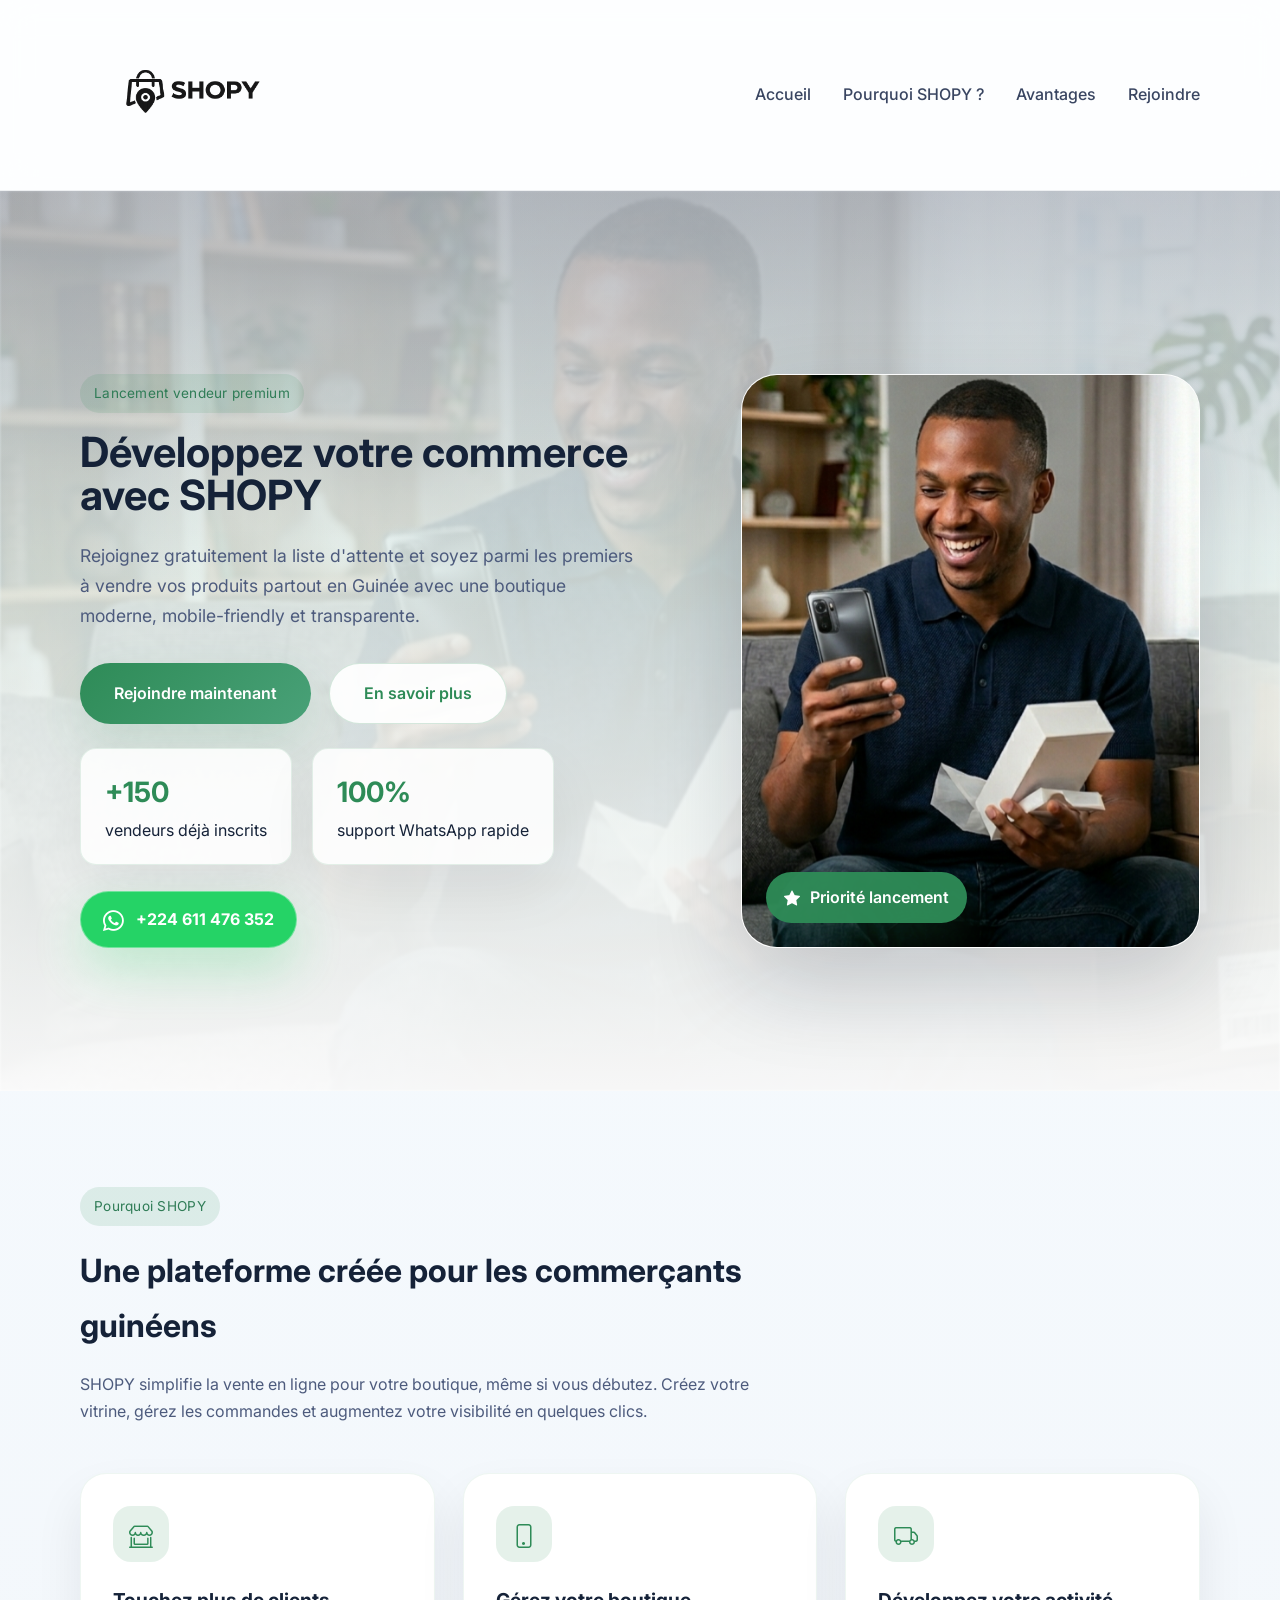
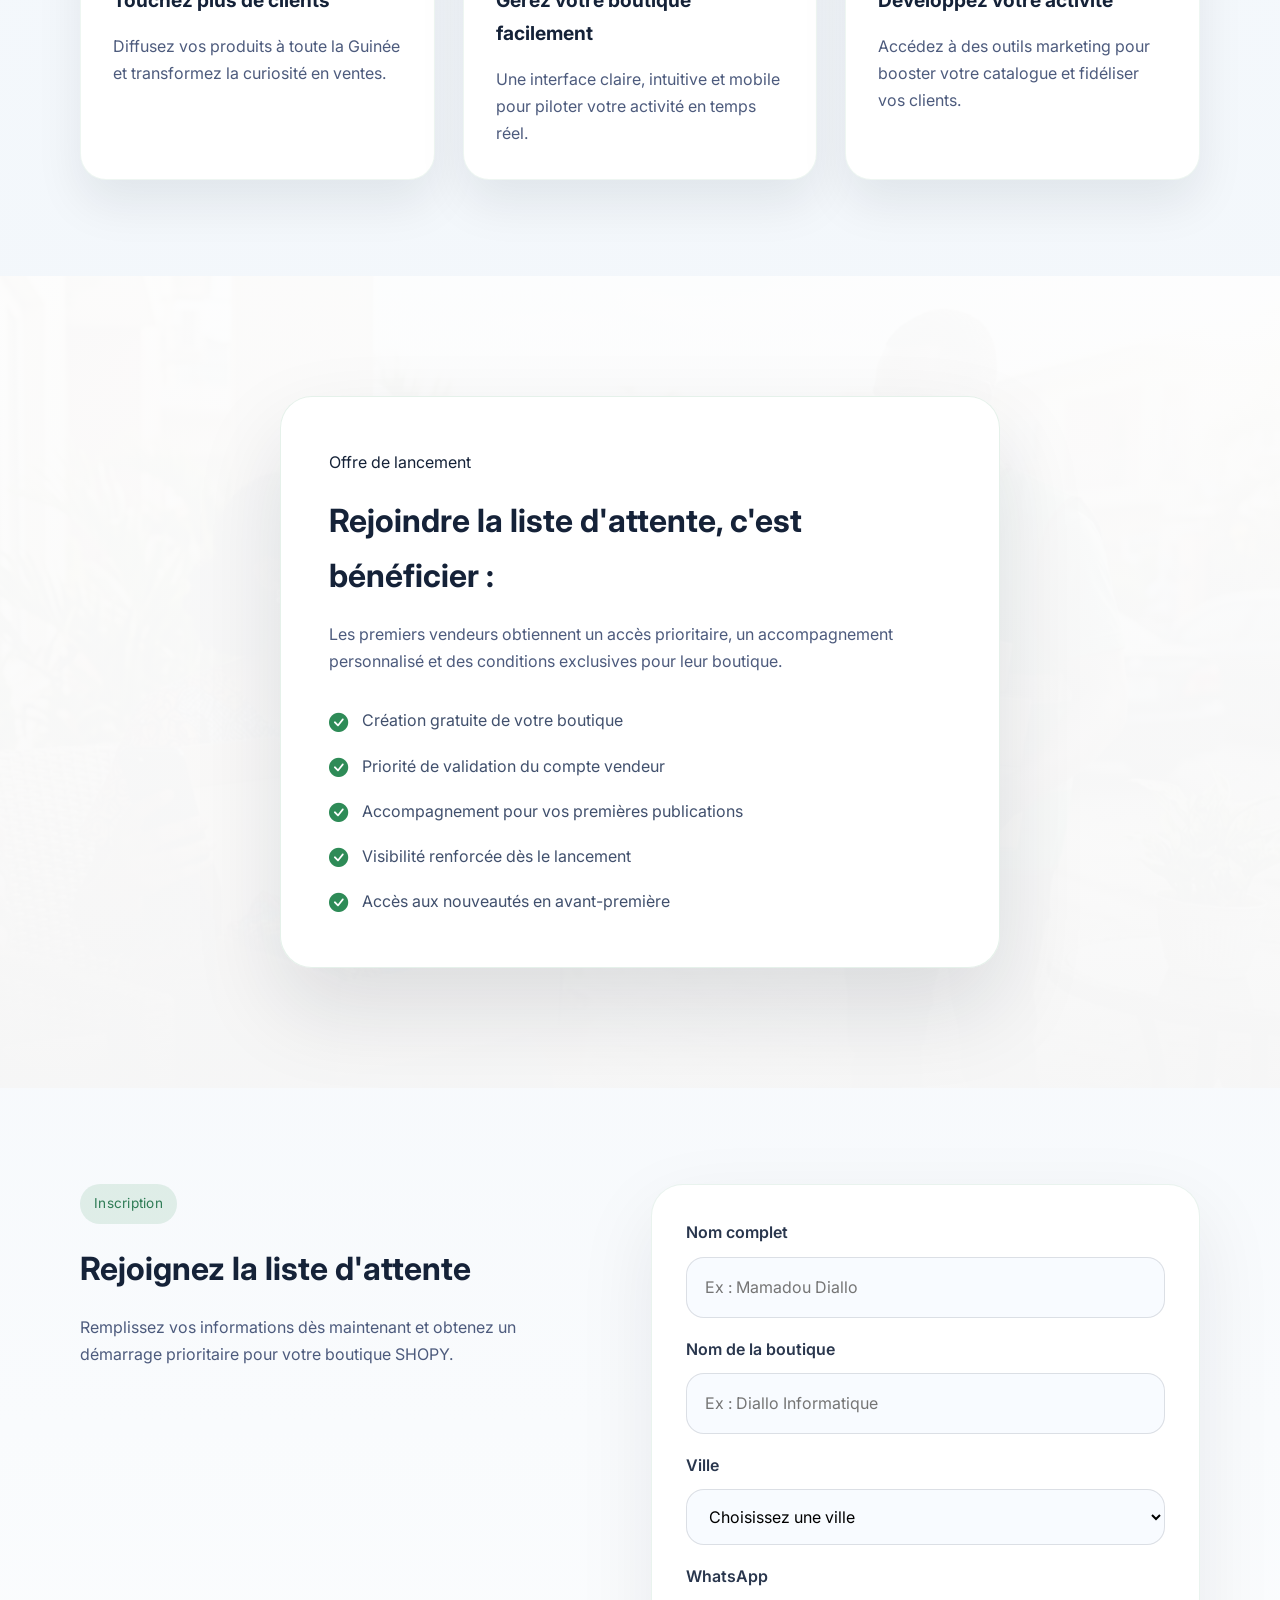
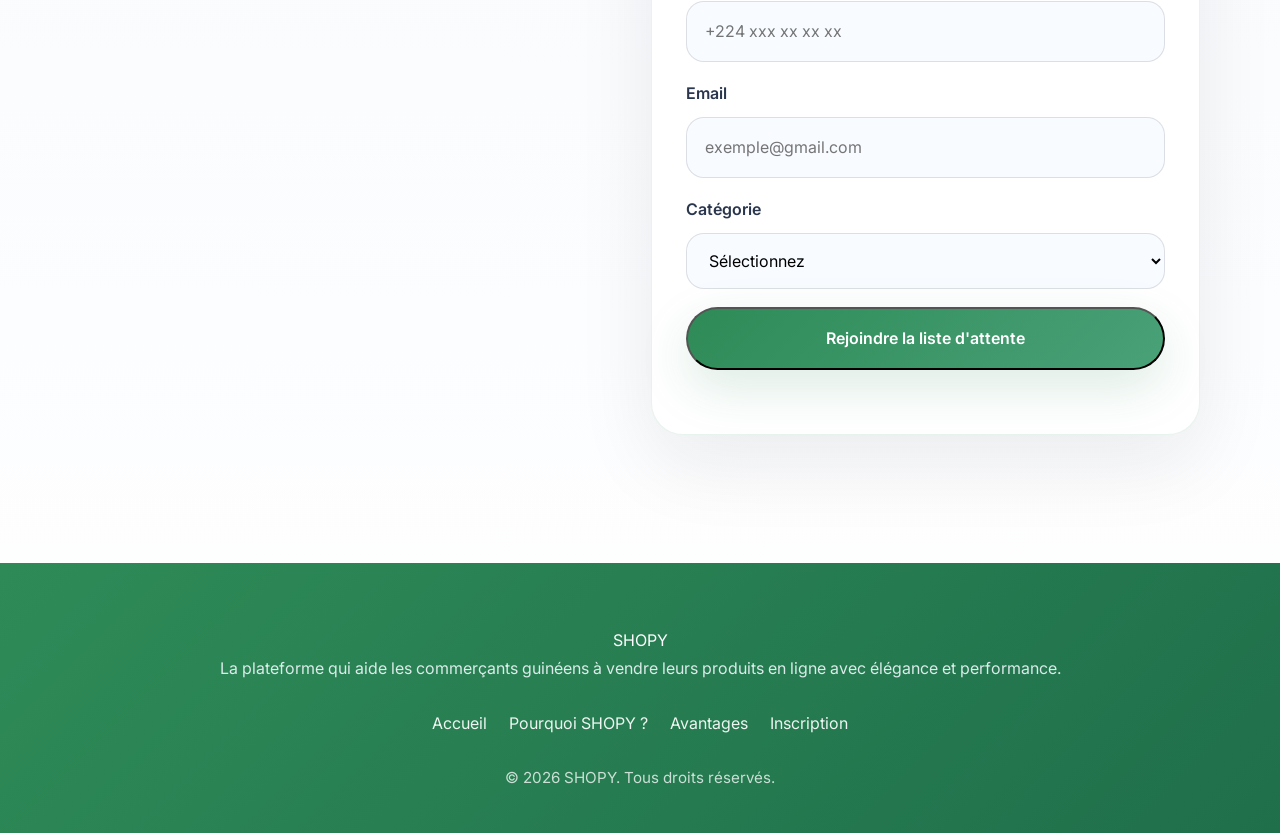
<file: index.html>
<!DOCTYPE html>
<html lang="fr">
<head>
    <meta charset="UTF-8">
    <meta name="viewport" content="width=device-width, initial-scale=1.0">
    <title>SHOPY - Liste d'attente des vendeurs</title>

    <!-- Google Fonts -->
    <link rel="preconnect" href="https://fonts.googleapis.com">
    <link rel="preconnect" href="https://fonts.gstatic.com" crossorigin>
    <link href="https://fonts.googleapis.com/css2?family=Inter:wght@400;500;600;700;800&display=swap" rel="stylesheet">

    <!-- Bootstrap Icons -->
    <link rel="stylesheet" href="https://cdn.jsdelivr.net/npm/bootstrap-icons@1.13.1/font/bootstrap-icons.min.css" crossorigin="anonymous">

    <!-- CSS -->
    <link rel="stylesheet" href="style.css">
</head>
<body>

    <header class="site-header">
        <div class="container header-inner">
            <a href="#hero" class="brand">
                <img src="images/logo2.png" alt="SHOPY logo" class="brand-logo">
            </a>

            <nav class="nav-links" id="navLinks">
                <a href="#hero">Accueil</a>
                <a href="#about">Pourquoi SHOPY ?</a>
                <a href="#benefits">Avantages</a>
                <a href="#join">Rejoindre</a>
            </nav>

            <button class="menu-toggle" id="menuToggle" aria-label="Ouvrir le menu">
                <i class="bi bi-list"></i>
            </button>
        </div>
    </header>

    <main>
        <section id="hero" class="hero section-hero">
            <div class="hero-overlay"></div>
            <div class="container hero-inner">
                <div class="hero-copy">
                    <span class="eyebrow">Lancement vendeur premium</span>
                    <h1>Développez votre commerce avec SHOPY</h1>
                    <p>Rejoignez gratuitement la liste d'attente et soyez parmi les premiers à vendre vos produits partout en Guinée avec une boutique moderne, mobile-friendly et transparente.</p>
                    <div class="hero-actions reveal">
                        <a href="#join" class="btn btn-primary">Rejoindre maintenant</a>
                        <a href="#about" class="btn btn-secondary">En savoir plus</a>
                    </div>
                    <div class="hero-metrics reveal">
                        <div>
                            <strong>+150</strong>
                            vendeurs déjà inscrits
                        </div>
                        <div>
                            <strong>100%</strong>
                            support WhatsApp rapide
                        </div>
                    </div>
                    <a href="https://wa.me/224611476352" target="_blank" class="whatsapp-link reveal">
                        <i class="bi bi-whatsapp"></i>
                        +224 611 476 352
                    </a>
                </div>
                <div class="hero-visual">
                    <div class="hero-card">
                        <img src="images/vendeur.jpg" alt="Vendeur SHOPY" loading="lazy">
                        <div class="hero-card-tag"><i class="bi bi-star-fill"></i> Priorité lancement</div>
                    </div>
                </div>
            </div>
        </section>

        <section id="about" class="about section-pad">
            <div class="container about-inner">
                <div class="section-head">
                    <span class="eyebrow">Pourquoi SHOPY</span>
                    <h2>Une plateforme créée pour les commerçants guinéens</h2>
                    <p>SHOPY simplifie la vente en ligne pour votre boutique, même si vous débutez. Créez votre vitrine, gérez les commandes et augmentez votre visibilité en quelques clics.</p>
                </div>

                <div class="cards-grid">
                    <article class="feature-card reveal">
                        <div class="feature-icon"><i class="bi bi-shop-window"></i></div>
                        <h3>Touchez plus de clients</h3>
                        <p>Diffusez vos produits à toute la Guinée et transformez la curiosité en ventes.</p>
                    </article>
                    <article class="feature-card reveal">
                        <div class="feature-icon"><i class="bi bi-phone"></i></div>
                        <h3>Gérez votre boutique facilement</h3>
                        <p>Une interface claire, intuitive et mobile pour piloter votre activité en temps réel.</p>
                    </article>
                    <article class="feature-card reveal">
                        <div class="feature-icon"><i class="bi bi-truck"></i></div>
                        <h3>Développez votre activité</h3>
                        <p>Accédez à des outils marketing pour booster votre catalogue et fidéliser vos clients.</p>
                    </article>
                </div>
            </div>
        </section>

        <section id="benefits" class="benefits section-bleed">
            <div class="benefits-overlay"></div>
            <div class="container benefits-inner">
                <div class="benefits-card reveal">
                    <span class="badge">Offre de lancement</span>
                    <h2>Rejoindre la liste d'attente, c'est bénéficier :</h2>
                    <p>Les premiers vendeurs obtiennent un accès prioritaire, un accompagnement personnalisé et des conditions exclusives pour leur boutique.</p>
                    <ul class="benefits-list">
                        <li><i class="bi bi-check-circle-fill"></i> Création gratuite de votre boutique</li>
                        <li><i class="bi bi-check-circle-fill"></i> Priorité de validation du compte vendeur</li>
                        <li><i class="bi bi-check-circle-fill"></i> Accompagnement pour vos premières publications</li>
                        <li><i class="bi bi-check-circle-fill"></i> Visibilité renforcée dès le lancement</li>
                        <li><i class="bi bi-check-circle-fill"></i> Accès aux nouveautés en avant-première</li>
                    </ul>
                </div>
            </div>
        </section>

        <section id="join" class="join section-pad">
            <div class="container join-inner">
                <div class="join-copy">
                    <span class="eyebrow">Inscription</span>
                    <h2>Rejoignez la liste d'attente</h2>
                    <p>Remplissez vos informations dès maintenant et obtenez un démarrage prioritaire pour votre boutique SHOPY.</p>
                </div>

                <form id="sellerForm" class="join-form reveal">
                    <div class="form-row">
                        <label for="fullname">Nom complet</label>
                        <input type="text" id="fullname" placeholder="Ex : Mamadou Diallo" required>
                    </div>
                    <div class="form-row">
                        <label for="shopname">Nom de la boutique</label>
                        <input type="text" id="shopname" placeholder="Ex : Diallo Informatique">
                    </div>
                    <div class="form-row">
                        <label for="city">Ville</label>
                        <select id="city">
                            <option value="">Choisissez une ville</option>
                            <option>Conakry</option>
                            <option>Mamou</option>
                            <option>Kankan</option>
                            <option>Kindia</option>
                            <option>Labé</option>
                            <option>N'Zérékoré</option>
                            <option>Faranah</option>
                            <option>Boké</option>
                        </select>
                    </div>
                    <div class="form-row">
                        <label for="whatsapp">WhatsApp</label>
                        <input type="tel" id="whatsapp" placeholder="+224 xxx xx xx xx">
                    </div>
                    <div class="form-row">
                        <label for="email">Email</label>
                        <input type="email" id="email" placeholder="exemple@gmail.com" required>
                    </div>
                    <div class="form-row">
                        <label for="category">Catégorie</label>
                        <select id="category">
                            <option value="">Sélectionnez</option>
                            <option>Informatique</option>
                            <option>Téléphones</option>
                            <option>Mode</option>
                            <option>Beauté</option>
                            <option>Maison</option>
                            <option>Alimentation</option>
                            <option>Autres</option>
                        </select>
                    </div>
                    <button type="submit" class="btn btn-primary">Rejoindre la liste d'attente</button>
                    <p id="message" class="form-message"></p>
                </form>
            </div>
        </section>
    </main>

    <footer class="site-footer">
        <div class="container footer-inner">
            <div>
                <a href="#hero" class="brand invert">SHOPY</a>
                <p>La plateforme qui aide les commerçants guinéens à vendre leurs produits en ligne avec élégance et performance.</p>
            </div>
            <div class="footer-links">
                <a href="#hero">Accueil</a>
                <a href="#about">Pourquoi SHOPY ?</a>
                <a href="#benefits">Avantages</a>
                <a href="#join">Inscription</a>
            </div>
            <p class="copyright">© 2026 SHOPY. Tous droits réservés.</p>
        </div>
    </footer>

    <script src="script.js"></script>
</body>
</html>
</file>
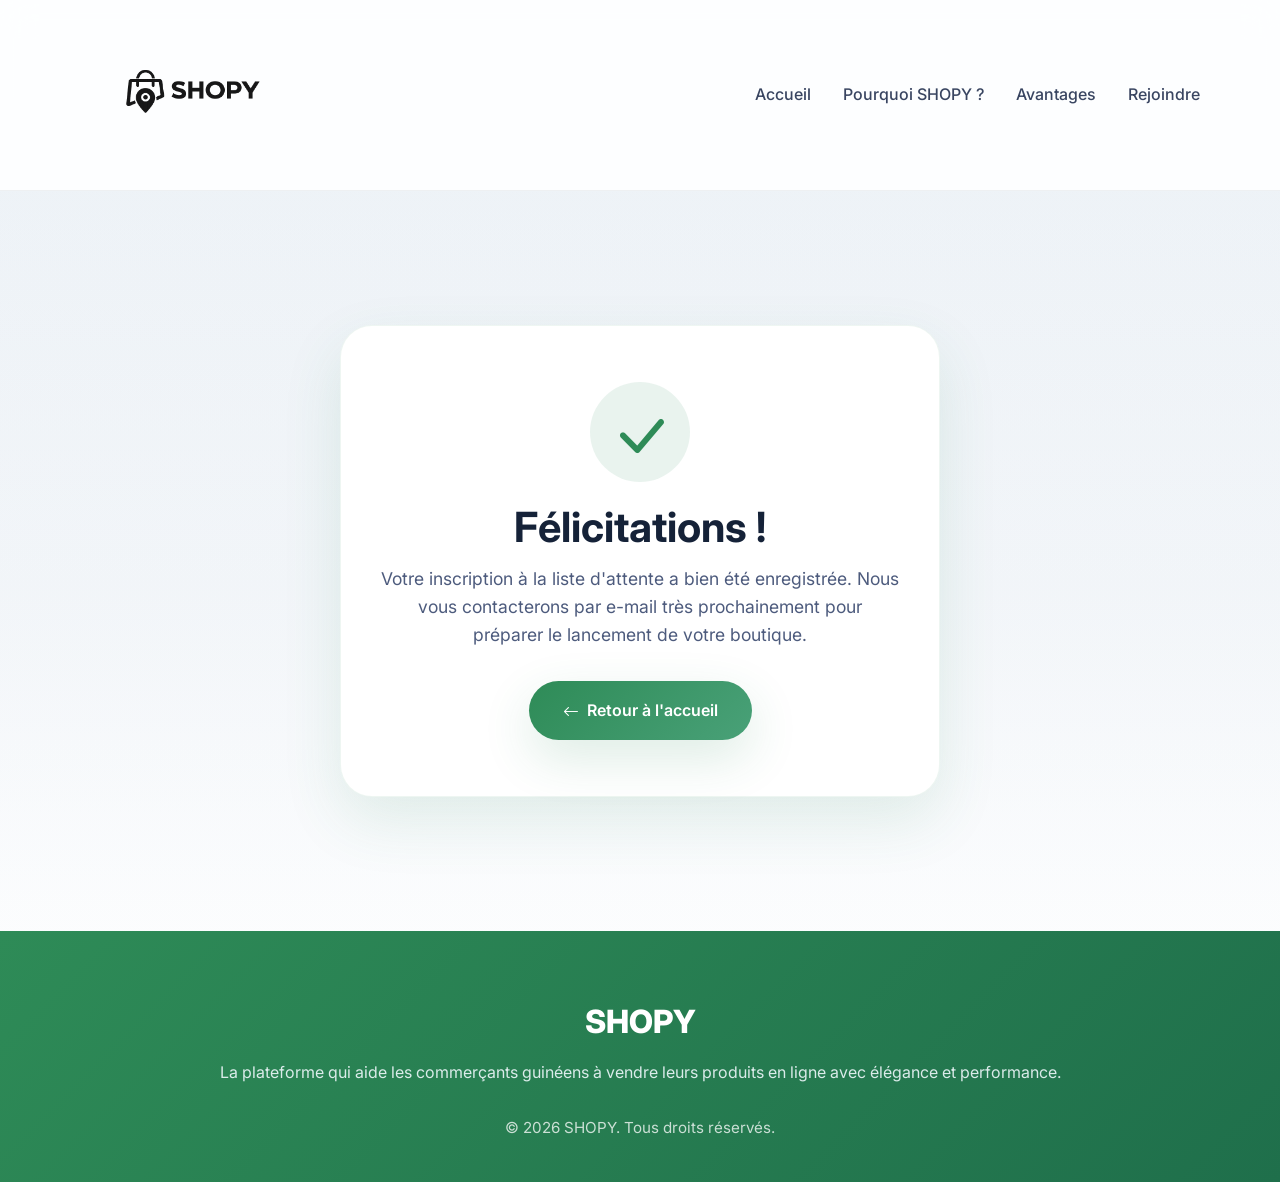
<file: thank-you.html>
<!DOCTYPE html>
<html lang="fr">
<head>
    <meta charset="UTF-8">
    <meta name="viewport" content="width=device-width, initial-scale=1.0">
    <title>Demande envoyée — SHOPY</title>

    <!-- Google Fonts -->
    <link rel="preconnect" href="https://fonts.googleapis.com">
    <link rel="preconnect" href="https://fonts.gstatic.com" crossorigin>
    <link href="https://fonts.googleapis.com/css2?family=Inter:wght@400;500;600;700;800&display=swap" rel="stylesheet">

    <!-- Bootstrap Icons -->
    <link rel="stylesheet" href="https://cdn.jsdelivr.net/npm/bootstrap-icons@1.13.1/font/bootstrap-icons.min.css" crossorigin="anonymous">

    <!-- CSS -->
    <link rel="stylesheet" href="style.css">
    
    <style>
        .thank-you-section {
            min-height: calc(100vh - 160px);
            display: grid;
            place-items: center;
            background: linear-gradient(180deg, rgba(15, 23, 42, 0.03) 0%, rgba(255,255,255,0.32) 100%);
            padding: 40px 20px;
        }
        .thank-you-card {
            background: #ffffff;
            border-radius: 32px;
            padding: 56px 40px;
            text-align: center;
            max-width: 600px;
            box-shadow: 0 24px 60px rgba(46, 139, 87, 0.12);
            border: 1px solid rgba(46, 139, 87, 0.08);
            animation: slideUp 0.6s ease-out;
        }
        .thank-you-icon {
            font-size: 4rem;
            color: #2e8b57;
            margin-bottom: 24px;
            display: inline-flex;
            align-items: center;
            justify-content: center;
            background: rgba(46, 139, 87, 0.1);
            width: 100px;
            height: 100px;
            border-radius: 50%;
        }
        .thank-you-title {
            color: #152238;
            margin-bottom: 16px;
        }
        .thank-you-text {
            color: #4d5b7d;
            font-size: 1.1rem;
            margin-bottom: 32px;
            line-height: 1.6;
        }
        @keyframes slideUp {
            from {
                opacity: 0;
                transform: translateY(40px);
            }
            to {
                opacity: 1;
                transform: translateY(0);
            }
        }
    </style>
</head>
<body>

    <header class="site-header">
        <div class="container header-inner">
            <a href="index.html" class="brand">
                <img src="images/logo2.png" alt="SHOPY logo" class="brand-logo" style="height: 150px; width: auto;">
            </a>

            <nav class="nav-links" id="navLinks">
                <a href="index.html#hero">Accueil</a>
                <a href="index.html#about">Pourquoi SHOPY ?</a>
                <a href="index.html#benefits">Avantages</a>
                <a href="index.html#join">Rejoindre</a>
            </nav>

            <button class="menu-toggle" id="menuToggle" aria-label="Ouvrir le menu">
                <i class="bi bi-list"></i>
            </button>
        </div>
    </header>

    <main class="thank-you-section">
        <div class="thank-you-card">
            <div class="thank-you-icon">
                <i class="bi bi-check-lg"></i>
            </div>
            <h1 class="thank-you-title">Félicitations !</h1>
            <p class="thank-you-text">Votre inscription à la liste d'attente a bien été enregistrée. Nous vous contacterons par e-mail très prochainement pour préparer le lancement de votre boutique.</p>
            <a href="index.html" class="btn btn-primary">
                <i class="bi bi-arrow-left" style="margin-right: 8px;"></i> Retour à l'accueil
            </a>
        </div>
    </main>

    <footer class="site-footer">
        <div class="container footer-inner">
            <div>
                <a href="index.html" class="brand invert" style="font-size: 2rem; font-weight: 800;">SHOPY</a>
                <p style="margin-top: 10px;">La plateforme qui aide les commerçants guinéens à vendre leurs produits en ligne avec élégance et performance.</p>
            </div>
            <p class="copyright">© 2026 SHOPY. Tous droits réservés.</p>
        </div>
    </footer>

    <script src="script.js"></script>
</body>
</html>
</file>
<file: style.css>
/* RESET */

* {
    margin: 0;
    padding: 0;
    box-sizing: border-box;
}

html {
    scroll-behavior: smooth;
}

body {
    font-family: 'Inter', sans-serif;
    background: linear-gradient(180deg, #f6fbff 0%, #f3f7fb 50%, #ffffff 100%);
    color: #152238;
    line-height: 1.7;
}

img {
    max-width: 100%;
    display: block;
}

a {
    color: inherit;
    text-decoration: none;
}

button,
input,
select {
    font: inherit;
}

.bi {
    font-family: 'bootstrap-icons' !important;
    font-style: normal;
    font-weight: normal;
    font-variant: normal;
    text-transform: none;
    line-height: 1;
    display: inline-block;
    vertical-align: -0.125em;
    text-rendering: optimizeLegibility;
}

.container {
    width: min(1120px, calc(100% - 40px));
    margin: 0 auto;
}

.section-pad {
    padding: 96px 0;
}

.section-head {
    max-width: 720px;
    margin-bottom: 48px;
}

.eyebrow {
    display: inline-flex;
    align-items: center;
    gap: 10px;
    background: rgba(46, 139, 87, 0.12);
    color: #2f7c56;
    padding: 8px 14px;
    border-radius: 999px;
    font-size: 0.85rem;
    letter-spacing: 0.02em;
    margin-bottom: 18px;
}

h1,
h2,
h3 {
    font-weight: 700;
}

h1 {
    font-size: clamp(2.6rem, 3vw, 4.5rem);
    line-height: 1.04;
}

h2 {
    font-size: clamp(2rem, 2.4vw, 3rem);
    margin-bottom: 18px;
}

h3 {
    font-size: 1.2rem;
    margin-bottom: 16px;
}

p {
    color: #4d5b7d;
}

.btn {
    display: inline-flex;
    align-items: center;
    justify-content: center;
    border-radius: 999px;
    font-weight: 600;
    transition: transform 0.2s ease, box-shadow 0.2s ease, background-color 0.2s ease;
}

.btn:hover {
    transform: translateY(-1px);
}

.reveal {
    opacity: 0;
    transform: translateY(30px);
    transition: opacity 1.5s ease, transform 1.5s ease;
}

.reveal.active {
    opacity: 1;
    transform: translateY(0);
}

.btn-primary {
    background: linear-gradient(135deg, #2e8b57 0%, #49a178 100%);
    color: #fff;
    padding: 16px 34px;
    box-shadow: 0 18px 50px rgba(46, 139, 87, 0.16);
}

.btn-secondary {
    border: 1px solid rgba(46, 139, 87, 0.2);
    color: #2e8b57;
    padding: 16px 34px;
    background: rgba(255, 255, 255, 0.92);
}

.site-header {
    position: sticky;
    top: 0;
    z-index: 20;
    backdrop-filter: blur(16px);
    background: rgba(255, 255, 255, 0.76);
    border-bottom: 1px solid rgba(15, 23, 42, 0.06);
}

.header-inner {
    display: flex;
    align-items: center;
    justify-content: space-between;
    gap: 24px;
    padding: 20px 0;
}

.brand {
    display: inline-flex;
    align-items: center;
    justify-content: flex-start;
}

.brand-logo {
    height: 150px;
    width: auto;
    display: block;
}

.brand span {
    color: #2e8b57;
}

.brand.invert {
    color: #fff;
}

.nav-links {
    display: flex;
    align-items: center;
    gap: 32px;
    flex-wrap: wrap;
}

.nav-links a {
    font-weight: 500;
    color: #394561;
    transition: color 0.2s ease;
}

.nav-links a:hover {
    color: #2e8b57;
}

.menu-toggle {
    display: none;
    border: none;
    background: transparent;
    color: #2e8b57;
    font-size: 1.7rem;
    cursor: pointer;
}

.section-hero {
    position: relative;
    overflow: hidden;
    min-height: 100vh;
    display: grid;
    place-items: center;
    padding: 120px 0 80px;
    background: linear-gradient(180deg, rgba(15, 23, 42, 0.08) 0%, rgba(255,255,255,0.32) 40%, rgba(255,255,255,0.92) 100%);
}

.section-hero::before {
    content: '';
    position: absolute;
    inset: 0;
    background-image: url('images/vendeur.jpg');
    background-size: cover;
    background-position: center;
    opacity: 0.16;
    filter: saturate(1.1) blur(1px);
}

.hero-overlay {
    position: absolute;
    inset: 0;
    background: linear-gradient(180deg, rgba(15, 23, 42, 0.18), rgba(46, 139, 87, 0.08) 40%, rgba(255, 255, 255, 0.8));
}

.hero-inner {
    position: relative;
    display: grid;
    grid-template-columns: 1.2fr 0.9fr;
    gap: 48px;
    align-items: center;
}

.hero-copy {
    max-width: 620px;
}

.hero-copy p {
    font-size: 1.1rem;
    margin: 24px 0 32px;
    max-width: 560px;
}

.hero-actions {
    display: flex;
    flex-wrap: wrap;
    gap: 18px;
    margin-bottom: 24px;
}

.hero-metrics {
    display: flex;
    flex-wrap: wrap;
    gap: 20px;
}

.hero-metrics div {
    min-width: 180px;
    padding: 20px 24px;
    background: rgba(255, 255, 255, 0.86);
    border-radius: 16px;
    border: 1px solid rgba(46, 139, 87, 0.12);
    box-shadow: 0 24px 60px rgba(15, 23, 42, 0.06);
}

.whatsapp-link {
    display: inline-flex;
    align-items: center;
    gap: 12px;
    margin-top: 26px;
    color: #fff;
    background: #25d366;
    padding: 14px 22px;
    border-radius: 999px;
    font-weight: 700;
    box-shadow: 0 22px 50px rgba(37, 211, 102, 0.24);
    border: 1px solid rgba(255,255,255,0.35);
    width: fit-content;
}

.whatsapp-link i {
    font-size: 1.3rem;
}

.whatsapp-link:hover {
    transform: translateY(-1px);
}

.hero-metrics strong {
    display: block;
    font-size: 1.75rem;
    color: #2e8b57;
}

.hero-visual {
    display: flex;
    justify-content: center;
}

.hero-card {
    position: relative;
    width: min(100%, 460px);
    border-radius: 36px;
    overflow: hidden;
    box-shadow: 0 35px 90px rgba(15, 23, 42, 0.18);
    border: 1px solid rgba(255,255,255,0.85);
    background: linear-gradient(180deg, rgba(255,255,255,0.75), rgba(255,255,255,0.62));
}

.hero-card img {
    width: 100%;
    height: auto;
    object-fit: cover;
    aspect-ratio: 4 / 5;
}

.hero-card-tag {
    position: absolute;
    left: 24px;
    bottom: 24px;
    display: inline-flex;
    align-items: center;
    gap: 10px;
    padding: 12px 18px;
    background: rgba(46, 139, 87, 0.96);
    color: #fff;
    border-radius: 999px;
    font-weight: 600;
    box-shadow: 0 20px 40px rgba(46, 139, 87, 0.18);
}

.about {
    position: relative;
}

.cards-grid {
    display: grid;
    grid-template-columns: repeat(3, minmax(220px, 1fr));
    gap: 28px;
}

.feature-card {
    padding: 32px;
    background: #ffffff;
    border-radius: 26px;
    border: 1px solid rgba(46, 139, 87, 0.08);
    box-shadow: 0 24px 48px rgba(15, 23, 42, 0.08);
}

.feature-icon {
    width: 56px;
    height: 56px;
    display: grid;
    place-items: center;
    margin-bottom: 22px;
    border-radius: 18px;
    color: #2e8b57;
    background: rgba(46, 139, 87, 0.12);
    font-size: 1.5rem;
}

.benefits {
    position: relative;
    overflow: hidden;
}

.benefits::before {
    content: '';
    position: absolute;
    inset: 0;
    background-image: url('images/fond2.jpg');
    background-size: cover;
    background-position: center;
    opacity: 0.2;
    filter: brightness(0.8);
}

.benefits-overlay {
    position: absolute;
    inset: 0;
    background: linear-gradient(180deg, rgba(255,255,255,0.9), rgba(250,250,250,0.92));
}

.benefits-inner {
    position: relative;
    padding: 120px 0;
    display: grid;
    place-items: center;
}

.benefits-card {
    max-width: 720px;
    padding: 52px 48px;
    border-radius: 32px;
    background: rgba(255,255,255,0.94);
    border: 1px solid rgba(46, 139, 87, 0.12);
    box-shadow: 0 40px 90px rgba(15, 23, 42, 0.12);
}

.benefits-card h2 {
    margin-top: 18px;
}

.benefits-list {
    list-style: none;
    margin-top: 32px;
    display: grid;
    gap: 18px;
}

.benefits-list li {
    display: flex;
    align-items: center;
    gap: 14px;
    font-size: 1rem;
    color: #41506d;
}

.benefits-list i {
    color: #2e8b57;
    font-size: 1.2rem;
}

.join-inner {
    display: grid;
    grid-template-columns: 1fr 1.05fr;
    gap: 48px;
    align-items: start;
    padding: 0 0 32px;
}

.join-copy {
    max-width: 460px;
}

.join-form {
    display: grid;
    gap: 18px;
    background: #fff;
    border-radius: 32px;
    padding: 34px;
    box-shadow: 0 28px 80px rgba(15, 23, 42, 0.08);
    border: 1px solid rgba(46, 139, 87, 0.1);
}

.form-row {
    display: grid;
    gap: 10px;
}

.form-row label {
    font-weight: 600;
    color: #29364d;
}

.form-row input,
.form-row select {
    width: 100%;
    padding: 16px 18px;
    border-radius: 18px;
    border: 1px solid rgba(15, 23, 42, 0.12);
    background: #f8fbff;
    transition: border-color 0.2s ease, box-shadow 0.2s ease;
}

.form-row input:focus,
.form-row select:focus {
    outline: none;
    border-color: #2e8b57;
    box-shadow: 0 0 0 4px rgba(46, 139, 87, 0.12);
}

.form-message {
    margin-top: 12px;
    color: #2e8b57;
    font-weight: 600;
}

.site-footer {
    padding: 64px 0 42px;
    background: linear-gradient(135deg, #2e8b57 0%, #1f6f4b 100%);
    color: #f4fbff;
}

.footer-inner {
    display: grid;
    gap: 28px;
    text-align: center;
}

.site-footer p {
    color: rgba(244, 251, 255, 0.88);
}

.footer-links {
    display: flex;
    justify-content: center;
    flex-wrap: wrap;
    gap: 22px;
}

.footer-links a {
    color: rgba(255, 255, 255, 0.92);
}

.footer-links a:hover {
    text-decoration: underline;
}

footer .copyright {
    font-size: 0.95rem;
    color: rgba(255, 255, 255, 0.76);
}

@media (max-width: 1080px) {
    .hero-inner {
        grid-template-columns: 1fr;
        gap: 34px;
    }

    .join-inner {
        grid-template-columns: 1fr;
    }
}

@media (max-width: 860px) {
    .cards-grid {
        grid-template-columns: repeat(2, minmax(220px, 1fr));
    }
}

@media (max-width: 720px) {
    .container {
        width: min(100%, calc(100% - 30px));
    }

    .header-inner {
        padding: 18px 0;
    }

    .nav-links {
        position: fixed;
        inset: 70px 0 auto 0;
        flex-direction: column;
        align-items: stretch;
        gap: 0;
        padding: 16px 24px;
        background: rgba(255, 255, 255, 0.98);
        border-top: 1px solid rgba(15, 23, 42, 0.08);
        display: none;
        box-shadow: 0 20px 70px rgba(15, 23, 42, 0.12);
    }

    .nav-links.active {
        display: flex;
    }

    .nav-links a {
        padding: 16px 0;
        border-bottom: 1px solid rgba(15, 23, 42, 0.07);
    }

    .menu-toggle {
        display: inline-flex;
    }

    .hero {
        padding-top: 96px;
    }

    .feature-card {
        padding: 26px;
    }

    .cards-grid {
        grid-template-columns: 1fr;
    }

    .btn {
        width: 100%;
    }
}

@media (max-width: 520px) {
    .hero-metrics {
        flex-direction: column;
    }

    .hero-metrics div {
        width: 100%;
    }

    .hero-card {
        border-radius: 28px;
    }

    .benefits-card,
    .join-form {
        padding: 28px;
    }
}


.card:hover .icon i{

    transform:scale(1.15);

}

.card h3{

    margin-bottom:15px;
    color:#2e8b57;

}

.card p{

    color:#555;
    line-height:1.6;

}
</file>
